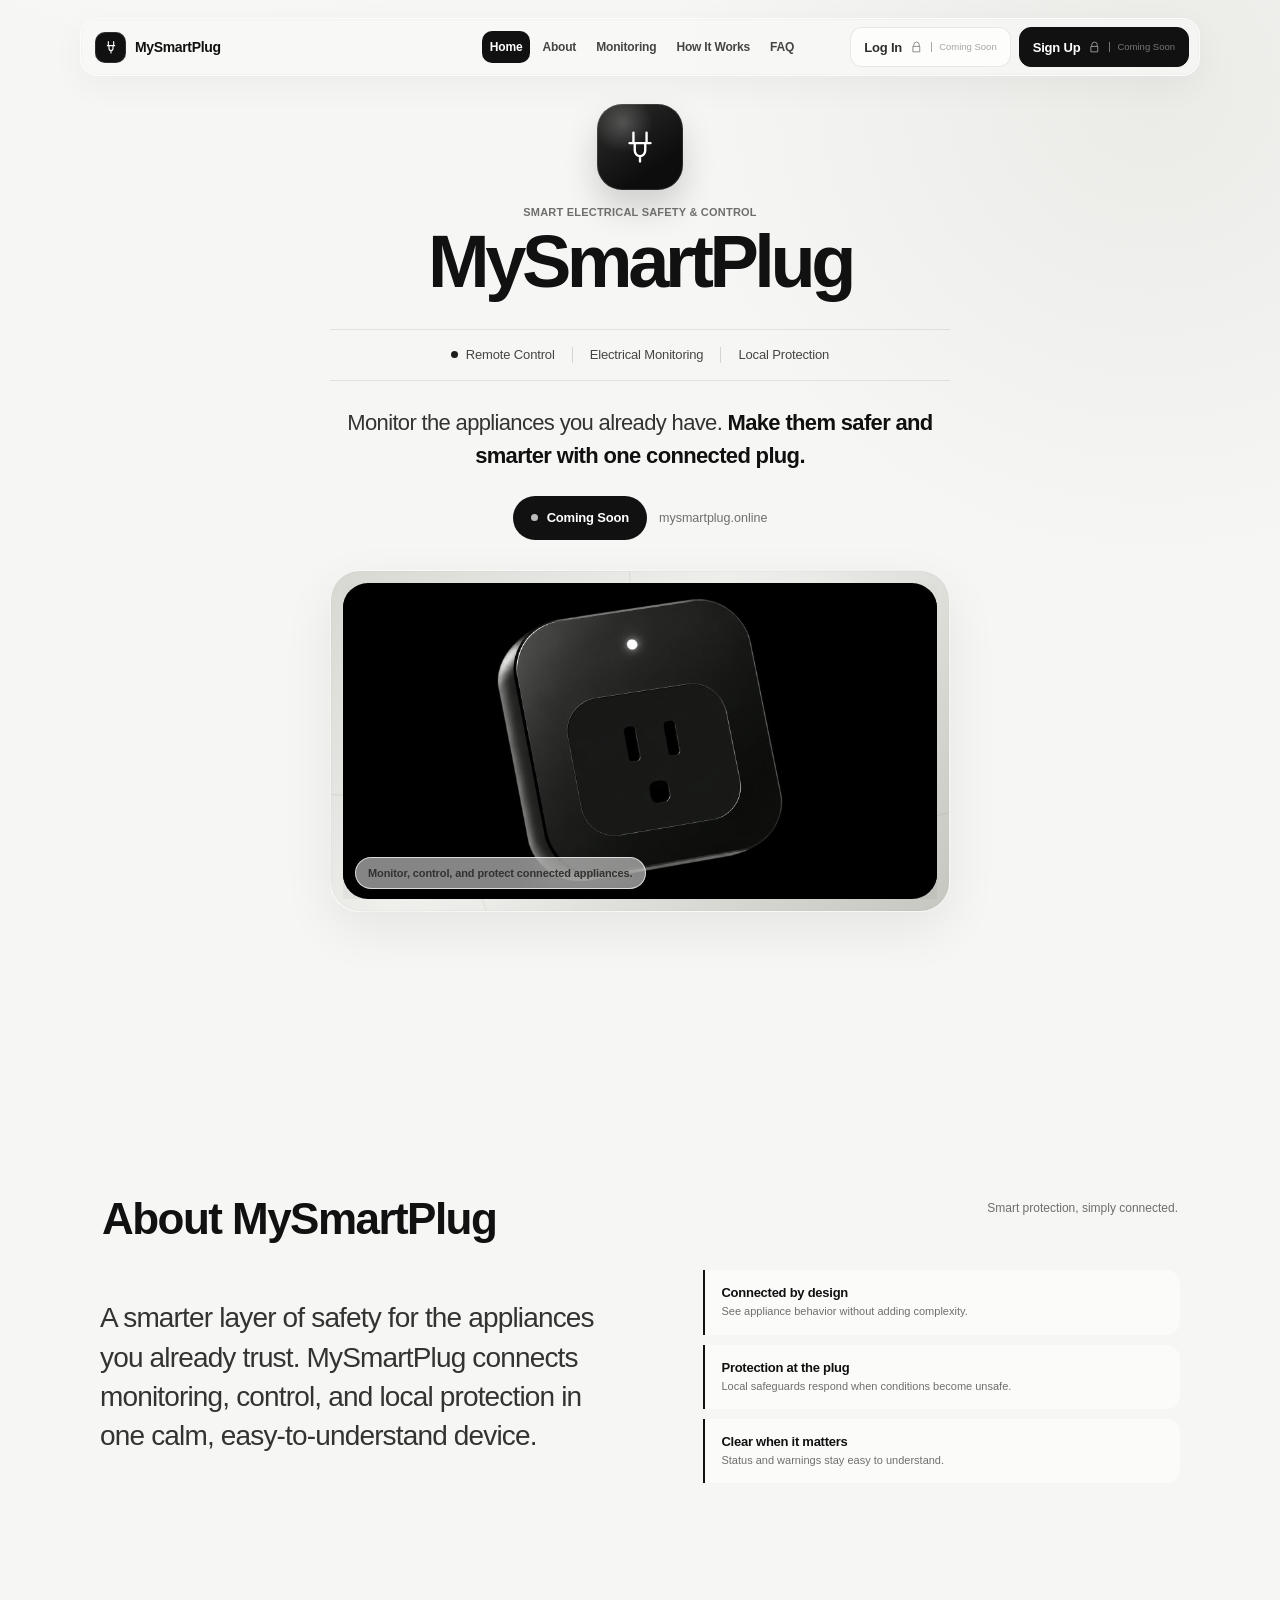
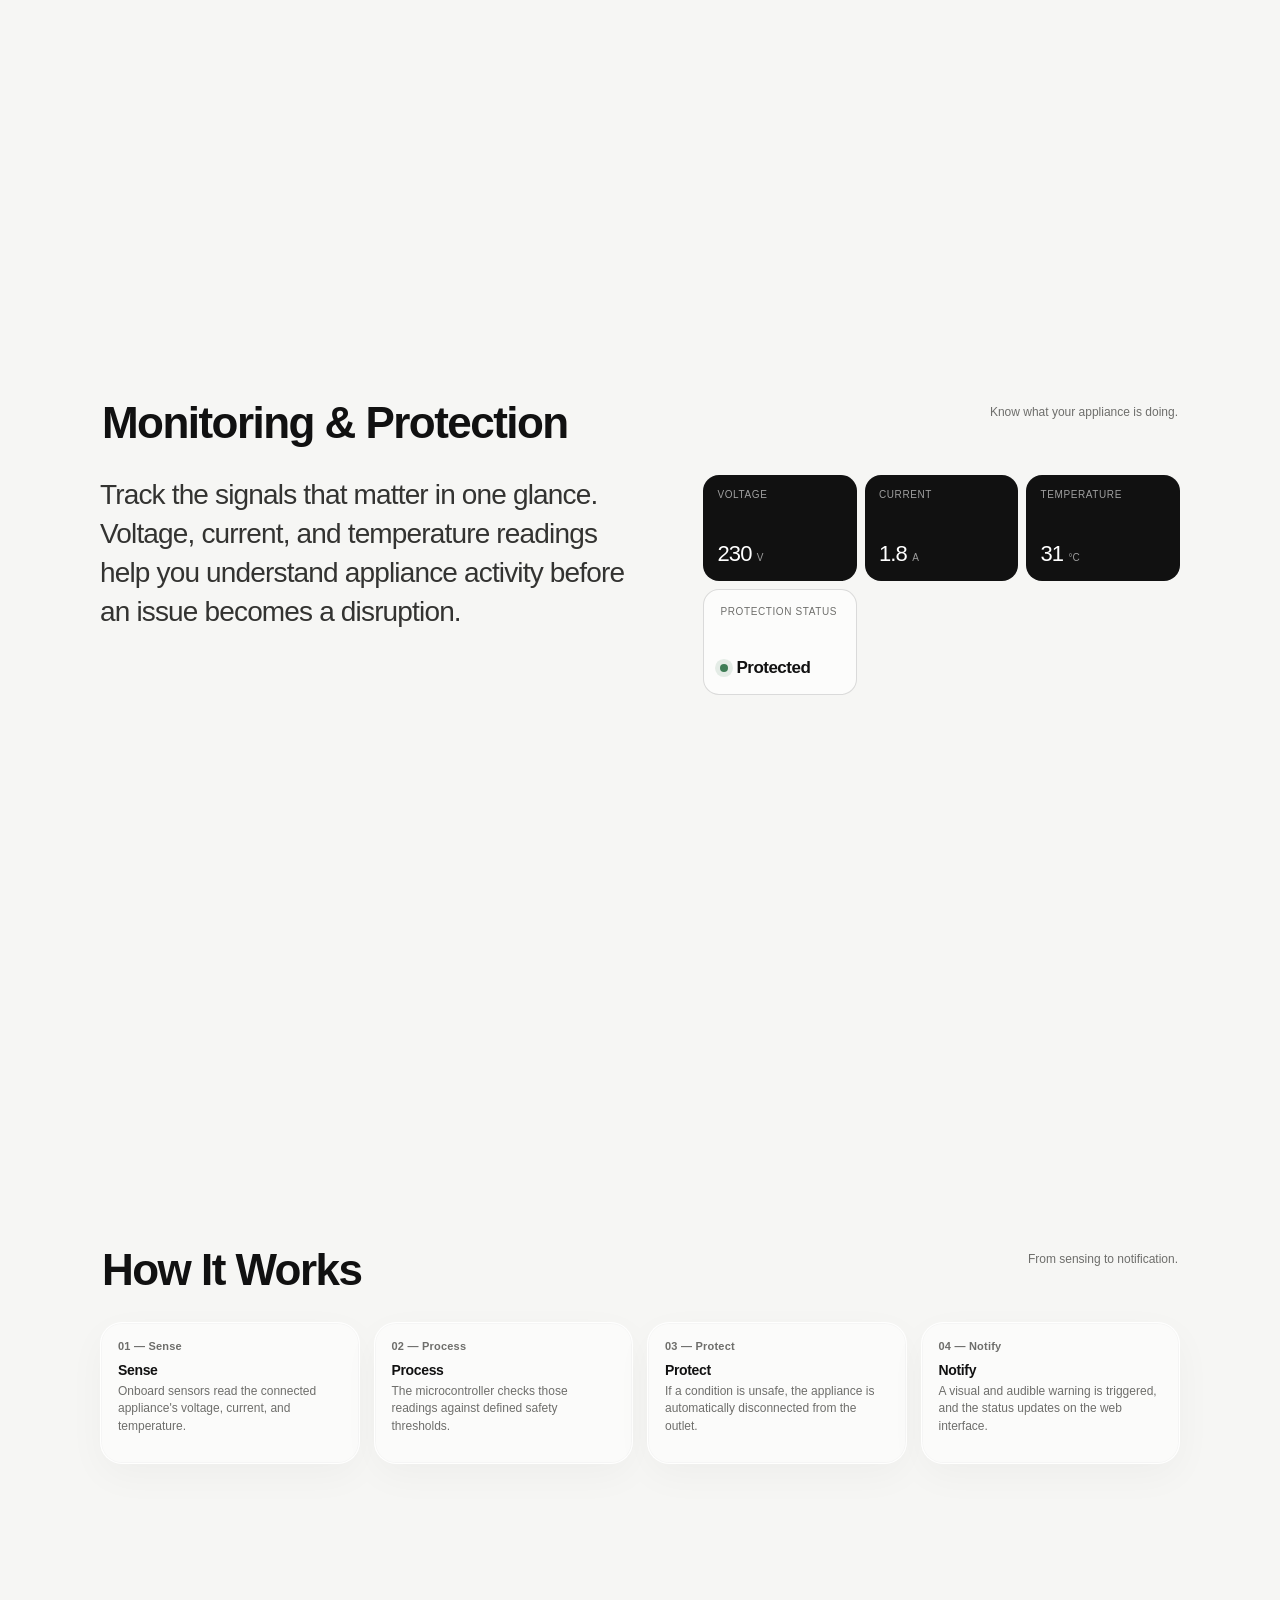
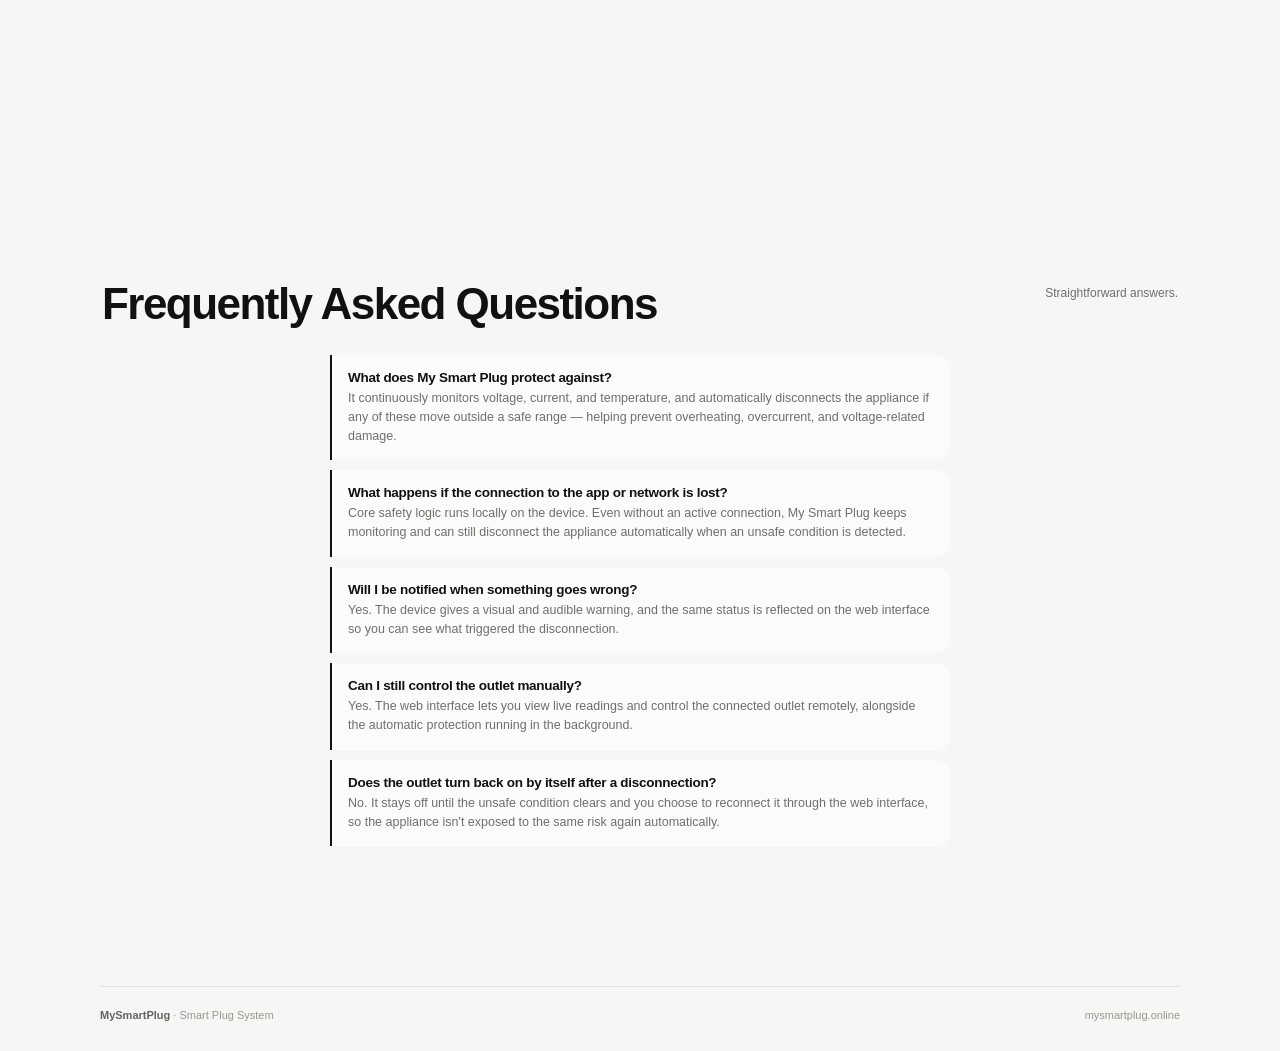
<file: Embedded System (Web)/index.html>
<!DOCTYPE html>
<html lang="en">
<head>
  <meta charset="UTF-8" />
  <meta name="viewport" content="width=device-width, initial-scale=1, viewport-fit=cover" />
  <meta name="theme-color" content="#f6f6f4" />
  <meta name="description" content="MySmartPlug — Monitor and protect connected appliances with a smart electrical safety plug." />
  <title>MySmartPlug</title>

    <link rel="stylesheet" href="mysmartplug.css" />
</head>
<body>
  <div class="shell">
    <header class="topbar" aria-label="Main navigation">
      <a class="brand-mini" href="#" data-page="home" aria-label="MySmartPlug home">
        <span class="brand-mark" aria-hidden="true">
          <svg viewBox="0 0 24 24" fill="none">
            <path d="M8 4v6m8-6v6M6.5 10h11M9 10v4.2a3 3 0 0 0 6 0V10M12 17.2V21" stroke="currentColor" stroke-width="1.7" stroke-linecap="round" stroke-linejoin="round"/>
          </svg>
        </span>
        <span>MySmartPlug</span>
      </a>

      <nav class="nav-center" aria-label="Section navigation">
        <a class="nav-link active" href="#home" data-page="home">Home</a>
        <a class="nav-link" href="#about" data-page="about">About</a>
        <a class="nav-link" href="#monitoring" data-page="monitoring">Monitoring</a>
        <a class="nav-link" href="#how" data-page="how">How It Works</a>
        <a class="nav-link" href="#faq" data-page="faq">FAQ</a>
      </nav>

      <div class="nav-actions" aria-label="Account actions">
        <button class="locked" type="button" aria-disabled="true" title="Coming soon">
          <span class="label">Log In</span>
          <svg class="lock" viewBox="0 0 24 24" fill="none" aria-hidden="true">
            <path d="M7 10V7a5 5 0 0 1 10 0v3M6 10h12v10H6z" stroke="currentColor" stroke-width="1.7" stroke-linecap="round" stroke-linejoin="round"/>
          </svg>
          <span class="soon">Coming Soon</span>
        </button>

        <button class="locked primary" type="button" aria-disabled="true" title="Coming soon">
          <span class="label">Sign Up</span>
          <svg class="lock" viewBox="0 0 24 24" fill="none" aria-hidden="true">
            <path d="M7 10V7a5 5 0 0 1 10 0v3M6 10h12v10H6z" stroke="currentColor" stroke-width="1.7" stroke-linecap="round" stroke-linejoin="round"/>
          </svg>
          <span class="soon">Coming Soon</span>
        </button>
      </div>
    </header>

    <main class="content" id="main-content">
      <div id="home">
      <section aria-labelledby="main-title">
        <div class="identity">
          <div class="identity-icon" aria-hidden="true">
            <svg viewBox="0 0 64 64" fill="none">
              <path d="M22 10v16m20-16v16M16 26h32M24 26v11c0 5 3.6 9 8 9s8-4 8-9V26M32 46v8" stroke="currentColor" stroke-width="3.6" stroke-linecap="round" stroke-linejoin="round"/>
            </svg>
          </div>

          <div class="identity-copy">
            <p class="kicker">Smart Electrical Safety & Control</p>
            <h1 id="main-title">MySmartPlug</h1>
          </div>
        </div>

        <div class="meta-row" aria-label="Core capabilities">
          <span class="meta-item"><span class="meta-dot"></span>Remote Control</span>
          <span class="meta-sep" aria-hidden="true"></span>
          <span class="meta-item">Electrical Monitoring</span>
          <span class="meta-sep" aria-hidden="true"></span>
          <span class="meta-item">Local Protection</span>
        </div>

        <p class="intro">
          Monitor the appliances you already have. <strong>Make them safer and smarter with one connected plug.</strong>
        </p>

        <div class="cta-row">
          <span class="coming-btn"><span class="pulse"></span>Coming Soon</span>
          <span class="domain">mysmartplug.online</span>
        </div>

        <div class="cover" aria-label="MySmartPlug product concept">
          <div class="plug-photo-wrap" aria-label="MySmartPlug product image">
            <img class="plug-photo" src="black.png" alt="MySmartPlug smart plug product concept" />
            <img class="plug-photo plug-photo-hover" src="white.png" alt="" aria-hidden="true" />
          </div>
          <span class="cover-label">Monitor, control, and protect connected appliances.</span>
        </div>
      </section>

      </div>

      <section class="section" id="about" aria-labelledby="about-title">
        <div class="section-head">
          <h2 id="about-title">About MySmartPlug</h2>
          <p>Smart protection, simply connected.</p>
        </div>
        <div class="about-layout">
          <p class="intro section-copy">
            A smarter layer of safety for the appliances you already trust. MySmartPlug connects monitoring,
            control, and local protection in one calm, easy-to-understand device.
          </p>
          <div class="about-points" aria-label="MySmartPlug principles">
            <div class="about-point">
              <strong>Connected by design</strong>
              <span>See appliance behavior without adding complexity.</span>
            </div>
            <div class="about-point">
              <strong>Protection at the plug</strong>
              <span>Local safeguards respond when conditions become unsafe.</span>
            </div>
            <div class="about-point">
              <strong>Clear when it matters</strong>
              <span>Status and warnings stay easy to understand.</span>
            </div>
          </div>
        </div>
      </section>

      <section class="section" id="monitoring" aria-labelledby="monitoring-title">
        <div class="section-head">
          <h2 id="monitoring-title">Monitoring &amp; Protection</h2>
          <p>Know what your appliance is doing.</p>
        </div>
        <div class="monitor-layout">
          <p class="intro section-copy">
            Track the signals that matter in one glance. Voltage, current, and temperature readings help you
            understand appliance activity before an issue becomes a disruption.
          </p>
          <div class="monitor-readings" aria-label="Monitored readings">
            <div class="reading">
              <span class="reading-label">Voltage</span>
              <span class="reading-value">230 <small>V</small></span>
            </div>
            <div class="reading">
              <span class="reading-label">Current</span>
              <span class="reading-value">1.8 <small>A</small></span>
            </div>
            <div class="reading">
              <span class="reading-label">Temperature</span>
              <span class="reading-value">31 <small>°C</small></span>
            </div>
            <div class="protection-status">
              <span class="status-label">Protection status</span>
              <span class="status-value"><span class="status-dot"></span>Protected</span>
            </div>
          </div>
        </div>
      </section>

      <section class="section" id="how" aria-labelledby="how-title">
        <div class="section-head">
          <h2 id="how-title">How It Works</h2>
          <p>From sensing to notification.</p>
        </div>

        <div class="features steps">
          <article class="feature">
            <span class="step-num">01 — Sense</span>
            <h3>Sense</h3>
            <p>Onboard sensors read the connected appliance's voltage, current, and temperature.</p>
          </article>

          <article class="feature">
            <span class="step-num">02 — Process</span>
            <h3>Process</h3>
            <p>The microcontroller checks those readings against defined safety thresholds.</p>
          </article>

          <article class="feature">
            <span class="step-num">03 — Protect</span>
            <h3>Protect</h3>
            <p>If a condition is unsafe, the appliance is automatically disconnected from the outlet.</p>
          </article>

          <article class="feature">
            <span class="step-num">04 — Notify</span>
            <h3>Notify</h3>
            <p>A visual and audible warning is triggered, and the status updates on the web interface.</p>
          </article>
        </div>
      </section>

      <section class="section" id="faq" aria-labelledby="faq-title">
        <div class="section-head">
          <h2 id="faq-title">Frequently Asked Questions</h2>
          <p>Straightforward answers.</p>
        </div>

        <div class="faq-list">
          <div class="faq-item">
            <h3>What does My Smart Plug protect against?</h3>
            <p>It continuously monitors voltage, current, and temperature, and automatically disconnects the appliance if any of these move outside a safe range — helping prevent overheating, overcurrent, and voltage-related damage.</p>
          </div>
          <div class="faq-item">
            <h3>What happens if the connection to the app or network is lost?</h3>
            <p>Core safety logic runs locally on the device. Even without an active connection, My Smart Plug keeps monitoring and can still disconnect the appliance automatically when an unsafe condition is detected.</p>
          </div>
          <div class="faq-item">
            <h3>Will I be notified when something goes wrong?</h3>
            <p>Yes. The device gives a visual and audible warning, and the same status is reflected on the web interface so you can see what triggered the disconnection.</p>
          </div>
          <div class="faq-item">
            <h3>Can I still control the outlet manually?</h3>
            <p>Yes. The web interface lets you view live readings and control the connected outlet remotely, alongside the automatic protection running in the background.</p>
          </div>
          <div class="faq-item">
            <h3>Does the outlet turn back on by itself after a disconnection?</h3>
            <p>No. It stays off until the unsafe condition clears and you choose to reconnect it through the web interface, so the appliance isn't exposed to the same risk again automatically.</p>
          </div>
        </div>
      </section>
    </main>

    <footer>
      <span><strong>MySmartPlug</strong> · Smart Plug System</span>
      <span>mysmartplug.online</span>
    </footer>
  </div>

    <script src="mysmartplug.js"></script>
</body>
</html>
</file>
<file: Embedded System (Web)/mysmartplug.css>
:root {
      --page: #f6f6f4;
      --surface: rgba(255, 255, 255, 0.76);
      --surface-solid: #ffffff;
      --surface-soft: rgba(255, 255, 255, 0.54);
      --text: #111111;
      --muted: #6e6e6b;
      --faint: #969691;
      --line: rgba(18, 18, 18, 0.085);
      --line-strong: rgba(18, 18, 18, 0.14);
      --shadow: 0 18px 52px rgba(15, 15, 15, 0.07);
      --radius-xl: 30px;
      --radius-lg: 22px;
      --radius-md: 14px;
    }

    * { box-sizing: border-box; }

    html {
      scroll-behavior: smooth;
      scroll-padding-top: 86px;
      touch-action: manipulation;
      -webkit-text-size-adjust: 100%;
    }

    body, button, a {
      touch-action: manipulation;
      -webkit-tap-highlight-color: transparent;
    }

    body {
      margin: 0;
      min-height: 100svh;
      color: var(--text);
      background:
        radial-gradient(circle at 15% -10%, rgba(255,255,255,.95), transparent 31rem),
        radial-gradient(circle at 90% 2%, rgba(222,222,218,.48), transparent 30rem),
        var(--page);
      font-family: -apple-system, BlinkMacSystemFont, "SF Pro Text", "SF Pro Display", Inter, "Segoe UI", Helvetica, Arial, sans-serif;
      -webkit-font-smoothing: antialiased;
      text-rendering: optimizeLegibility;
    }

    button, a { font: inherit; }

    .shell {
      min-height: 100svh;
      width: min(1120px, calc(100% - 36px));
      margin: 0 auto;
      padding: max(18px, env(safe-area-inset-top)) 0 max(26px, env(safe-area-inset-bottom));
    }

    /* Top navigation */
    .topbar {
      position: sticky;
      top: 12px;
      z-index: 10;
      height: 58px;
      padding: 8px 10px 8px 14px;
      display: grid;
      grid-template-columns: 1fr auto 1fr;
      align-items: center;
      gap: 16px;
      border: 1px solid rgba(255,255,255,.68);
      border-radius: 18px;
      background: rgba(249,249,247,.72);
      box-shadow: 0 10px 34px rgba(20,20,20,.045), inset 0 0 0 1px rgba(15,15,15,.025);
      backdrop-filter: blur(24px) saturate(130%);
      -webkit-backdrop-filter: blur(24px) saturate(130%);
    }

    .brand-mini {
      display: inline-flex;
      align-items: center;
      gap: 9px;
      color: var(--text);
      text-decoration: none;
      min-width: 0;
      justify-self: start;
    }

    .brand-mark {
      width: 31px;
      height: 31px;
      display: grid;
      place-items: center;
      border-radius: 10px;
      background: #111;
      color: white;
      box-shadow: inset 0 0 0 1px rgba(255,255,255,.12);
      flex: 0 0 auto;
    }

    .brand-mark svg { width: 16px; height: 16px; }

    .brand-mini span {
      font-size: 14px;
      font-weight: 650;
      letter-spacing: -.025em;
      white-space: nowrap;
    }

    .nav-center {
      display: flex;
      align-items: center;
      gap: 4px;
      justify-self: center;
    }

    .nav-actions {
      display: flex;
      align-items: center;
      gap: 8px;
      justify-self: end;
    }

    .nav-link {
      color: #454542;
      text-decoration: none;
      font-size: 12px;
      font-weight: 560;
      letter-spacing: -.015em;
      padding: 9px 8px;
      border-radius: 10px;
      transition: background .2s ease, color .2s ease;
      white-space: nowrap;
    }

    .nav-link:hover {
      color: #fff;
      background: #111;
    }

    .nav-link.active {
      color: #fff;
      background: #111;
    }

    .locked {
      appearance: none;
      border: 1px solid var(--line);
      height: 40px;
      padding: 0 13px;
      border-radius: 12px;
      background: rgba(255,255,255,.68);
      color: #2f2f2d;
      display: inline-flex;
      align-items: center;
      gap: 8px;
      cursor: not-allowed;
      user-select: none;
    }

    .locked.primary {
      background: #111;
      color: #fff;
      border-color: #111;
    }

    .locked .label {
      font-size: 13px;
      font-weight: 560;
      letter-spacing: -.015em;
    }

    .lock {
      width: 13px;
      height: 13px;
      opacity: .58;
    }

    .soon {
      font-size: 9.5px;
      color: currentColor;
      opacity: .42;
      padding-left: 7px;
      border-left: 1px solid currentColor;
      line-height: 1;
      white-space: nowrap;
    }

    /* Main content */
    .content {
      width: 100%;
      margin: 0 auto;
      padding: 0;
    }

    /* One-screen sections on desktop, while preserving normal page scrolling. */
    main {
      scroll-snap-type: y proximity;
    }

    #home,
    .section[id] {
      min-height: calc(100svh - 92px);
      scroll-snap-align: start;
      scroll-margin-top: 82px;
    }

    #home {
      display: grid;
      place-items: center;
      padding: 28px 0 22px;
    }

    .identity {
      display: flex;
      flex-direction: column;
      align-items: center;
      text-align: center;
      gap: 16px;
      margin-bottom: 30px;
    }

    .identity-icon {
      width: 86px;
      height: 86px;
      border-radius: 25px;
      display: grid;
      place-items: center;
      color: #fff;
      background:
        radial-gradient(circle at 30% 22%, rgba(255,255,255,.22), transparent 33%),
        linear-gradient(145deg, #2e2e2d, #0d0d0d 72%);
      box-shadow: 0 18px 34px rgba(0,0,0,.16), inset 0 0 0 1px rgba(255,255,255,.12);
      flex: 0 0 auto;
    }

    .identity-icon svg {
      width: 42px;
      height: 42px;
    }

    .identity-copy { min-width: 0; }

    .kicker {
      margin: 0 0 8px;
      font-size: 11px;
      font-weight: 560;
      color: var(--muted);
      letter-spacing: .02em;
      text-transform: uppercase;
    }

    h1 {
      margin: 0;
      font-size: clamp(50px, 8vw, 74px);
      line-height: .98;
      font-weight: 700;
      letter-spacing: -.06em;
    }

    .meta-row {
      display: flex;
      flex-wrap: wrap;
      align-items: center;
      justify-content: center;
      gap: 10px 17px;
      padding: 17px 0;
      border-top: 1px solid var(--line);
      border-bottom: 1px solid var(--line);
    }

    .meta-item {
      display: inline-flex;
      align-items: center;
      gap: 8px;
      color: #454542;
      font-size: 13px;
      letter-spacing: -.012em;
    }

    .meta-dot {
      width: 7px;
      height: 7px;
      border-radius: 50%;
      background: #1d1d1c;
    }

    .meta-sep {
      width: 1px;
      height: 16px;
      background: var(--line-strong);
    }

    .intro {
      margin: 25px auto 0;
      font-size: clamp(18px, 2.2vw, 22px);
      line-height: 1.5;
      letter-spacing: -.03em;
      color: #333331;
      max-width: 620px;
      text-align: center;
    }

    .intro strong { color: #101010; font-weight: 620; }

    .cta-row {
      margin-top: 24px;
      display: flex;
      align-items: center;
      justify-content: center;
      gap: 12px;
      flex-wrap: wrap;
    }

    .coming-btn {
      border: 0;
      border-radius: 999px;
      min-height: 44px;
      padding: 0 18px;
      background: #111;
      color: white;
      font-size: 13px;
      font-weight: 620;
      letter-spacing: -.015em;
      display: inline-flex;
      align-items: center;
      gap: 9px;
      cursor: default;
    }

    .coming-btn .pulse {
      width: 7px;
      height: 7px;
      border-radius: 50%;
      background: #fff;
      opacity: .72;
    }

    .domain {
      font-size: 12.5px;
      color: var(--muted);
    }

    /* Hero cover card, inspired by Luma's event-cover rhythm but original */
    .cover {
      margin-top: 30px;
      min-height: clamp(250px, 38vh, 360px);
      height: clamp(250px, 38vh, 360px);
      position: relative;
      overflow: hidden;
      border-radius: var(--radius-xl);
      border: 1px solid rgba(255,255,255,.72);
      background:
        radial-gradient(circle at 76% 28%, rgba(255,255,255,.48), transparent 20%),
        radial-gradient(circle at 22% 78%, rgba(255,255,255,.23), transparent 25%),
        linear-gradient(135deg, #d8d8d3 0%, #eeeeeb 42%, #c7c7c1 100%);
      box-shadow: var(--shadow), inset 0 0 0 1px rgba(10,10,10,.025);
    }

    .cover::before,
    .cover::after {
      content: "";
      position: absolute;
      border: 1px solid rgba(20,20,20,.07);
      border-radius: 50%;
      pointer-events: none;
    }

    .cover::before {
      width: 500px;
      height: 500px;
      right: -182px;
      top: -250px;
    }

    .cover::after {
      width: 320px;
      height: 320px;
      left: -160px;
      bottom: -205px;
    }


    .plug-photo-wrap {
      position: absolute;
      inset: 12px 12px 12px 12px;
      display: grid;
      place-items: center;
      z-index: 1;
    }

    .plug-photo {
      width: 100%;
      height: 100%;
      object-fit: contain;
      object-position: center;
      border-radius: 25px;
      display: block;
      box-shadow: 0 22px 48px rgba(0,0,0,.08);
      mix-blend-mode: multiply;
    }

    .plug-device {
      position: absolute;
      inset: 0;
      display: grid;
      place-items: center;
    }

    .device-shell {
      width: 178px;
      height: 216px;
      border-radius: 40px;
      background: linear-gradient(145deg, #333332, #101010 67%);
      box-shadow: 0 34px 70px rgba(0,0,0,.26), inset 0 0 0 1px rgba(255,255,255,.12);
      position: relative;
      transform: rotate(-5deg);
    }

    .device-shell::before {
      content: "";
      position: absolute;
      width: 124px;
      height: 118px;
      left: 27px;
      bottom: 25px;
      border-radius: 28px;
      background: #151515;
      box-shadow: inset 0 0 0 1px rgba(255,255,255,.08);
    }

    .device-led {
      position: absolute;
      width: 7px;
      height: 7px;
      left: 50%;
      top: 25px;
      transform: translateX(-50%);
      border-radius: 50%;
      background: #f5f5f2;
      box-shadow: 0 0 14px rgba(255,255,255,.5);
    }

    .socket {
      position: absolute;
      left: 50%;
      bottom: 49px;
      transform: translateX(-50%);
      width: 68px;
      height: 64px;
    }

    .slot {
      position: absolute;
      width: 8px;
      height: 27px;
      top: 0;
      border-radius: 5px;
      background: #050505;
    }

    .slot.left { left: 15px; }
    .slot.right { right: 15px; }

    .ground {
      position: absolute;
      width: 13px;
      height: 17px;
      left: 50%;
      bottom: 0;
      transform: translateX(-50%);
      border-radius: 7px 7px 10px 10px;
      background: #050505;
    }

    .cover-label {
      position: absolute;
      left: 24px;
      bottom: 22px;
      padding: 9px 12px;
      border-radius: 999px;
      border: 1px solid rgba(255,255,255,.7);
      background: rgba(255,255,255,.52);
      backdrop-filter: blur(18px);
      -webkit-backdrop-filter: blur(18px);
      color: #323230;
      font-size: 11px;
      font-weight: 600;
      letter-spacing: -.01em;
    }

    /* Lower feature list */
    .section {
      padding-top: 44px;
    }

    .section[id] {
      margin-top: 0;
      padding: 44px 18px 42px;
      display: flex;
      flex-direction: column;
      justify-content: center;
      border: none;
      border-radius: 0;
      background: none;
      box-shadow: none;
    }

    .section[id] > * {
      width: min(1080px, 100%);
      margin-left: auto;
      margin-right: auto;
    }

    .section[id] .section-head {
      width: min(1080px, 100%);
      max-width: none;
      margin: 0 auto 26px;
    }

    .section[id] .section-head h2 {
      font-size: clamp(28px, 4vw, 44px);
    }

    .section[id] .section-copy {
      font-size: clamp(20px, 2.7vw, 28px);
      line-height: 1.4;
    }

    .section[id] .section-head {
      align-items: flex-start;
    }

    .section[id] .section-head p {
      padding-top: 7px;
      text-align: right;
    }

    .about-layout,
    .monitor-layout {
      display: grid;
      grid-template-columns: minmax(0, 1.05fr) minmax(340px, .95fr);
      align-items: center;
      gap: clamp(36px, 6vw, 88px);
      width: min(1080px, 100%);
      max-width: none;
      margin: 0 auto;
    }

    .about-layout .section-copy,
    .monitor-layout .section-copy {
      margin: 0;
      text-align: left;
    }

    .about-points {
      display: grid;
      gap: 10px;
    }

    .about-point {
      padding: 15px 16px;
      border-left: 2px solid #111;
      background: rgba(255,255,255,.58);
      border-radius: 0 14px 14px 0;
    }

    .about-point strong,
    .about-point span {
      display: block;
    }

    .about-point strong {
      font-size: 13px;
      letter-spacing: -.02em;
    }

    .about-point span {
      margin-top: 4px;
      color: var(--muted);
      font-size: 11px;
      line-height: 1.4;
    }

    .monitor-layout {
      align-items: stretch;
    }

    .monitor-readings {
      display: grid;
      grid-template-columns: repeat(3, minmax(0, 1fr));
      gap: 8px;
    }

    .reading {
      min-height: 106px;
      padding: 14px;
      display: flex;
      flex-direction: column;
      justify-content: space-between;
      border-radius: 16px;
      background: #111;
      color: #fff;
    }

    .reading-label {
      color: rgba(255,255,255,.6);
      font-size: 10px;
      text-transform: uppercase;
      letter-spacing: .06em;
    }

    .reading-value {
      font-size: 22px;
      letter-spacing: -.04em;
    }

    .reading-value small {
      color: rgba(255,255,255,.58);
      font-size: 10px;
      letter-spacing: 0;
    }

    .protection-status {
      min-height: 106px;
      padding: 16px;
      display: flex;
      flex-direction: column;
      justify-content: space-between;
      border: 1px solid var(--line-strong);
      border-radius: 16px;
      background: rgba(255,255,255,.62);
    }

    .status-label {
      color: var(--muted);
      font-size: 10px;
      text-transform: uppercase;
      letter-spacing: .06em;
    }

    .status-value {
      display: flex;
      align-items: center;
      gap: 8px;
      font-size: 17px;
      font-weight: 650;
      letter-spacing: -.03em;
    }

    .status-dot {
      width: 8px;
      height: 8px;
      border-radius: 50%;
      background: #3f7d56;
      box-shadow: 0 0 0 5px rgba(63,125,86,.12);
    }

    .section-head {
      display: flex;
      align-items: flex-end;
      justify-content: space-between;
      gap: 20px;
      margin-bottom: 14px;
      padding: 0 2px;
    }

    .section-head h2 {
      margin: 0;
      font-size: 21px;
      line-height: 1.15;
      letter-spacing: -.035em;
    }

    .section-head p {
      margin: 0;
      color: var(--muted);
      font-size: 12px;
    }

    .section-copy {
      max-width: 620px;
      margin: 0 auto;
      text-align: center;
      font-size: 16px;
      line-height: 1.55;
    }

    .features {
      display: grid;
      grid-template-columns: repeat(3, minmax(0, 1fr));
      gap: 14px;
      width: min(1080px, 100%);
      margin: 0 auto;
    }

    .feature {
      min-height: 142px;
      padding: 17px;
      border-radius: var(--radius-lg);
      border: 1px solid rgba(255,255,255,.8);
      background: rgba(255,255,255,.58);
      box-shadow: 0 12px 38px rgba(20,20,20,.035), inset 0 0 0 1px rgba(10,10,10,.025);
      backdrop-filter: blur(18px);
      -webkit-backdrop-filter: blur(18px);
    }

    .feature-icon {
      width: 34px;
      height: 34px;
      border-radius: 11px;
      display: grid;
      place-items: center;
      background: #111;
      color: white;
      margin-bottom: 24px;
    }

    .feature-icon svg {
      width: 17px;
      height: 17px;
      stroke: currentColor;
      fill: none;
      stroke-width: 1.7;
      stroke-linecap: round;
      stroke-linejoin: round;
    }

    .feature h3 {
      margin: 0 0 5px;
      font-size: 14px;
      letter-spacing: -.025em;
    }

    .feature p {
      margin: 0;
      color: var(--muted);
      font-size: 12px;
      line-height: 1.45;
    }


    .about-point {
      position: relative;
      overflow: hidden;
      transition: transform .25s ease, background .25s ease, box-shadow .25s ease, border-color .25s ease;
    }

    .about-point::after {
      content: "";
      position: absolute;
      inset: 0;
      background: linear-gradient(110deg, transparent 20%, rgba(255,255,255,.7) 48%, transparent 72%);
      transform: translateX(-120%);
      transition: transform .55s ease;
      pointer-events: none;
    }

    .about-point:hover {
      transform: translateY(-5px);
      background: rgba(255,255,255,.84);
      box-shadow: 0 18px 42px rgba(20,20,20,.08);
    }

    .about-point:hover::after {
      transform: translateX(120%);
    }

    .about-point:hover strong,
    .about-point:hover span {
      position: relative;
      z-index: 1;
    }

    .feature {
      transition: transform .25s ease, box-shadow .25s ease, background .25s ease;
    }

    .feature:hover {
      transform: translateY(-4px);
      background: rgba(255,255,255,.78);
      box-shadow: 0 18px 44px rgba(20,20,20,.075), inset 0 0 0 1px rgba(10,10,10,.025);
    }

    /* How It Works steps — reuse .feature card styling at 4 columns */
    .features.steps .feature {
      transition: background-color 0.25s ease,
              color 0.25s ease,
              border-color 0.25s ease,
              transform 0.25s ease,
              box-shadow 0.25s ease;
    }

    .features.steps .feature:hover {
      background: #111;
      color: #fff;
      border-color: #111;
      transform: translateY(-5px);
      box-shadow: 0 18px 40px rgba(0, 0, 0, 0.15);
    }

    /* Make all text inside the hovered card white */
    .features.steps .feature:hover strong,
    .features.steps .feature:hover span,
    .features.steps .feature:hover p,
    .features.steps .feature:hover .feature-icon {
      color: #fff;
    }

    .features.steps {
      grid-template-columns: repeat(4, minmax(0, 1fr));
    }

    .step-num {
      display: block;
      font-size: 11px;
      font-weight: 650;
      color: var(--muted);
      letter-spacing: .02em;
      margin-bottom: 10px;
    }

    /* FAQ — reuse .about-point left-accent styling */
    .faq-list {
      display: grid;
      gap: 10px;
      width: 100%;
      max-width: 620px;
      margin: 0 auto;
    }

    .faq-item {
      padding: 15px 16px;
      border-left: 2px solid #111;
      background: rgba(255,255,255,.58);
      border-radius: 0 14px 14px 0;
    }

    .faq-item h3 {
      margin: 0 0 4px;
      font-size: 13.5px;
      letter-spacing: -.02em;
    }

    .faq-item p {
      margin: 0;
      color: var(--muted);
      font-size: 12.5px;
      line-height: 1.5;
    }

    footer {
      width: min(1080px, 100%);
      margin: 20px auto 0;
      padding: 22px 0 4px;
      border-top: 1px solid var(--line);
      display: flex;
      align-items: center;
      justify-content: space-between;
      gap: 16px;
      color: var(--faint);
      font-size: 11px;
    }

    footer strong { color: #62625f; font-weight: 600; }

    @media (max-width: 720px) {
      .shell { width: min(100% - 24px, 1120px); }
      .content { padding-top: 0; }
      .identity { align-items: center; }
      .identity-icon { width: 72px; height: 72px; border-radius: 22px; }
      .identity-icon svg { width: 35px; height: 35px; }
      .features { grid-template-columns: 1fr; }
      .features.steps { grid-template-columns: 1fr; }
      .feature { min-height: 132px; }
      .feature-icon { margin-bottom: 20px; }
      .about-layout,
      .monitor-layout {
        grid-template-columns: 1fr;
        width: 100%;
      }
      .section[id] .section-head p { text-align: center; }
    }

    @media (max-width: 560px) {
      .shell { width: calc(100% - 20px); }

      .topbar {
        top: 8px;
        height: auto;
        padding: 10px 10px 8px;
        border-radius: 16px;
        grid-template-columns: 1fr auto;
        grid-template-areas: "brand actions" "center center";
        row-gap: 8px;
      }

      .brand-mini { grid-area: brand; }
      .nav-actions { grid-area: actions; }
      .nav-center {
        grid-area: center;
        flex-wrap: wrap;
        justify-content: center;
        gap: 4px;
        padding-top: 8px;
        border-top: 1px solid var(--line);
      }

      .brand-mini span { font-size: 13px; }
      .brand-mark { width: 29px; height: 29px; border-radius: 9px; }
      .nav-link { font-size: 11px; padding: 7px 8px; }

      .locked {
        height: 38px;
        padding: 0 11px;
        border-radius: 11px;
      }

      .locked .label { font-size: 12px; }
      .soon { display: none; }
      .lock { width: 12px; height: 12px; }

      .content {
        padding-top: 92px;
        padding-bottom: 24px;
      }

      .identity {
        gap: 13px;
        margin-bottom: 24px;
      }

      .identity-icon {
        width: 62px;
        height: 62px;
        border-radius: 19px;
      }

      .identity-icon svg { width: 30px; height: 30px; }
      .kicker { font-size: 10.5px; margin-bottom: 5px; }
      h1 { font-size: clamp(42px, 12.5vw, 58px); }

      .meta-row {
        gap: 9px 12px;
        padding: 16px 0 18px;
      }

      .meta-item { font-size: 11.5px; }
      .meta-sep { height: 13px; }

      .intro {
        margin-top: 21px;
        font-size: 18px;
        line-height: 1.48;
      }

      .cta-row { margin-top: 21px; }
      .coming-btn { min-height: 42px; padding: 0 16px; }
      .domain { width: auto; padding-left: 0; }

      .cover {
        margin-top: 34px;
        min-height: 285px;
        border-radius: 26px;
      }

      .device-shell {
        width: 145px;
        height: 176px;
        border-radius: 34px;
      }

      .device-shell::before {
        width: 102px;
        height: 96px;
        left: 21.5px;
        bottom: 20px;
        border-radius: 23px;
      }

      .socket { bottom: 38px; transform: translateX(-50%) scale(.82); }
      .device-led { top: 21px; }
      .cover-label { left: 17px; bottom: 16px; }

      .plug-photo-wrap { inset: 8px; }
      .plug-photo { border-radius: 22px; }


      .section { padding-top: 38px; }
      #home {
        min-height: auto;
        padding: 46px 0 30px;
        display: block;
      }

      .section[id] {
        min-height: auto;
        margin-top: 0;
        padding: 72px 18px 52px;
        display: block;
      }
      .section-head { align-items: center; flex-direction: column; gap: 4px; text-align: center; }
      .section-head h2 { font-size: 19px; }
      .section[id] .section-head h2 { font-size: 30px; }
      .monitor-readings { grid-template-columns: repeat(2, minmax(0, 1fr)); }
      .protection-status { grid-column: 1 / -1; }

      footer {
        margin-top: 32px;
        align-items: flex-start;
        flex-direction: column;
        gap: 5px;
      }
    }

    @media (max-width: 380px) {
      .brand-mini span { display: none; }
      .nav-actions { gap: 6px; }
      .locked { padding: 0 9px; }
      .identity-icon { width: 56px; height: 56px; }
      .identity-icon svg { width: 27px; height: 27px; }
      h1 { font-size: 40px; }
    }

    @media (prefers-reduced-motion: no-preference) {
      .identity,
      .meta-row,
      .intro,
      .cta-row,
      .cover,
      .section {
        animation: reveal .62s cubic-bezier(.2,.72,.25,1) both;
      }
      .meta-row { animation-delay: .035s; }
      .intro { animation-delay: .06s; }
      .cta-row { animation-delay: .085s; }
      .cover { animation-delay: .11s; }
      .section { animation-delay: .14s; }

      @keyframes reveal {
        from { opacity: 0; transform: translateY(7px); }
        to { opacity: 1; transform: translateY(0); }
      }
    }

    /* =========================================================
   MYSMARTPLUG PRODUCT HOVER EFFECT
   ========================================================= */

/* Smooth transition for the hero product card */
.cover {
  transition:
    background 0.5s ease,
    box-shadow 0.5s ease,
    border-color 0.5s ease,
    transform 0.5s cubic-bezier(.2,.8,.2,1);
}

/* Smooth transition for the product image */
.cover .plug-photo {
  transition:
    transform 0.65s cubic-bezier(.2,.8,.2,1),
    filter 0.5s ease,
    opacity 0.5s ease;
}

.cover .plug-photo-hover {
  position: absolute;
  inset: 0;
  opacity: 0;
  mix-blend-mode: normal;
  background: #fff;
}

.cover .plug-photo:not(.plug-photo-hover) {
  background: #000;
}

/* Product image starts at normal size */
.cover .plug-photo {
  transform: scale(1);
}

/* ---------------------------------------------------------
   HOVER STATE
   --------------------------------------------------------- */

/* Turn the whole hero background black */
.cover:hover {
  background:
    radial-gradient(
      circle at 50% 45%,
      rgba(255,255,255,.08),
      transparent 38%
    ),
    #050505;

  border-color: rgba(255,255,255,.15);

  box-shadow:
    0 35px 90px rgba(0,0,0,.28),
    inset 0 0 0 1px rgba(255,255,255,.06);

  transform: translateY(-2px);
}

/* Zoom the product */
.cover:hover .plug-photo {
  opacity: 0;
}

.cover:hover .plug-photo-hover {
  opacity: 1;
}

/* Make the decorative circles disappear into the dark background */
.cover:hover::before,
.cover:hover::after {
  border-color: rgba(255,255,255,.06);
}

/* ---------------------------------------------------------
   LABEL
   --------------------------------------------------------- */

.cover-label {
  transition:
    background .4s ease,
    color .4s ease,
    border-color .4s ease,
    transform .4s ease,
    box-shadow .4s ease;
    transition: opacity 0.25s ease, visibility 0.25s ease;
  z-index: 5;
}

.cover:hover .cover-label {
  background: rgba(255,255,255,.12);
  color: #fff;
  border-color: rgba(255,255,255,.2);

  box-shadow:
    0 8px 25px rgba(0,0,0,.2);

  transform: translateY(-2px);
  opacity: 0;
  visibility: hidden;
}

/* Product image container */
.plug-photo-wrap {
  position: absolute;
  inset: 12px;
  display: grid;
  place-items: center;
  z-index: 1;
  overflow: hidden;
}

/* Both product images use the FULL image without cropping */
.plug-photo,
.plug-photo-hover {
  position: absolute;
  inset: 0;

  width: 100%;
  height: 100%;

  object-fit: contain;
  object-position: center;

  display: block;
  border-radius: 25px;

  transition:
    opacity 0.5s ease,
    transform 0.65s cubic-bezier(.2,.8,.2,1),
    filter 0.5s ease;
}

/* Black version visible normally */
.plug-photo {
  opacity: 1;
  z-index: 1;
  mix-blend-mode: normal;
}

/* White version hidden normally */
.plug-photo-hover {
  opacity: 0;
  z-index: 2;
  mix-blend-mode: normal;
}

/* Hover = show complete white version */
.cover:hover .plug-photo {
  opacity: 0;
  transform: scale(1);
}

.cover:hover .plug-photo-hover {
  opacity: 1;
  transform: scale(1);
}
</file>
